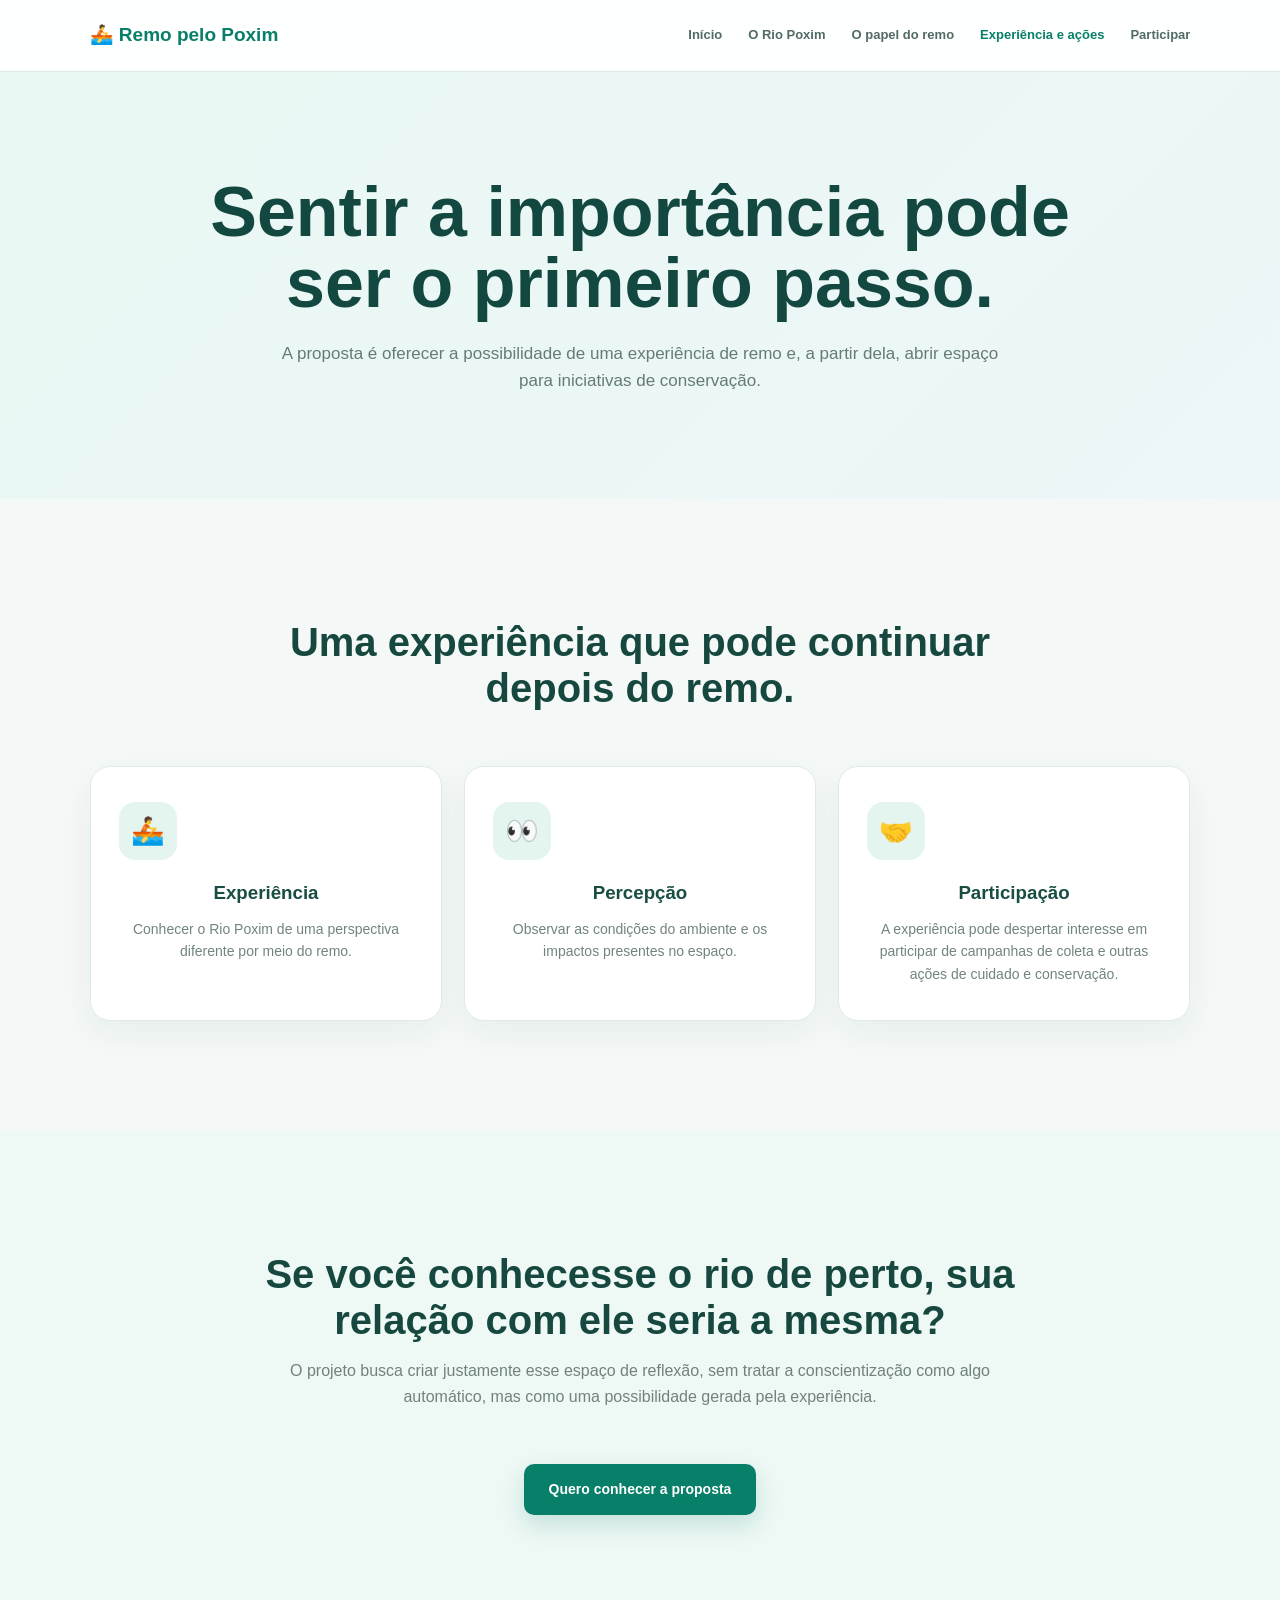
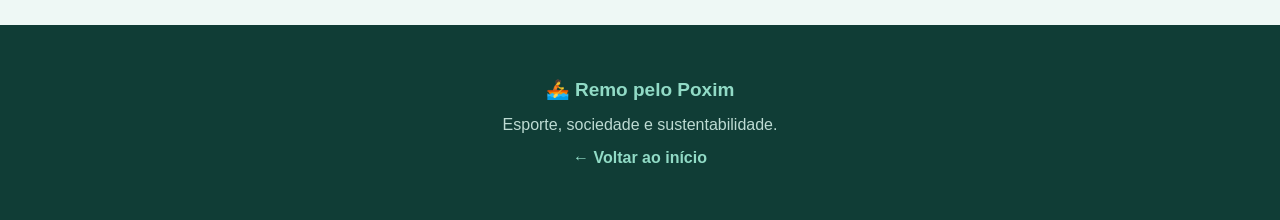
<file: acoes.html>
<!DOCTYPE html>
<html lang="pt-BR">
<head>
<meta charset="UTF-8"><meta name="viewport" content="width=device-width, initial-scale=1.0">
<title>Experiência e ações | Remo pelo Poxim</title><link rel="stylesheet" href="style.css">
</head>
<body>
<header class="menu"><a class="logo" href="index.html">🚣 Remo pelo Poxim</a><nav>
<a href="index.html">Início</a><a href="problema.html">O Rio Poxim</a><a href="remo.html">O papel do remo</a><a href="acoes.html" class="ativo">Experiência e ações</a><a href="participar.html">Participar</a>
</nav></header>
<main>
<section class="pagina-hero">
<h1>Sentir a importância pode ser o primeiro passo.</h1><p>A proposta é oferecer a possibilidade de uma experiência de remo e, a partir dela, abrir espaço para iniciativas de conservação.</p></section>
<section class="secao">
<div class="titulo-secao">
<h2>Uma experiência que pode continuar depois do remo.</h2></div>
<div class="cards">
<div class="card"><span class="icone">🚣</span><h3>Experiência</h3><p>Conhecer o Rio Poxim de uma perspectiva diferente por meio do remo.</p></div>
<div class="card"><span class="icone">👀</span><h3>Percepção</h3><p>Observar as condições do ambiente e os impactos presentes no espaço.</p></div>
<div class="card"><span class="icone">🤝</span><h3>Participação</h3><p>A experiência pode despertar interesse em participar de campanhas de coleta e outras ações de cuidado e conservação.</p></div>
</div>
</section>
<section class="secao secao-clara">
<div class="titulo-secao">
<h2>Se você conhecesse o rio de perto, sua relação com ele seria a mesma?</h2><p>O projeto busca criar justamente esse espaço de reflexão, sem tratar a conscientização como algo automático, mas como uma possibilidade gerada pela experiência.</p></div>
<a href="participar.html" class="botao-principal">Quero conhecer a proposta</a>
</section>
</main>
<footer><div class="logo">🚣 Remo pelo Poxim</div><p>Esporte, sociedade e sustentabilidade.</p><a href="index.html" class="link-respostas">← Voltar ao início</a></footer>
</body></html>
</file>
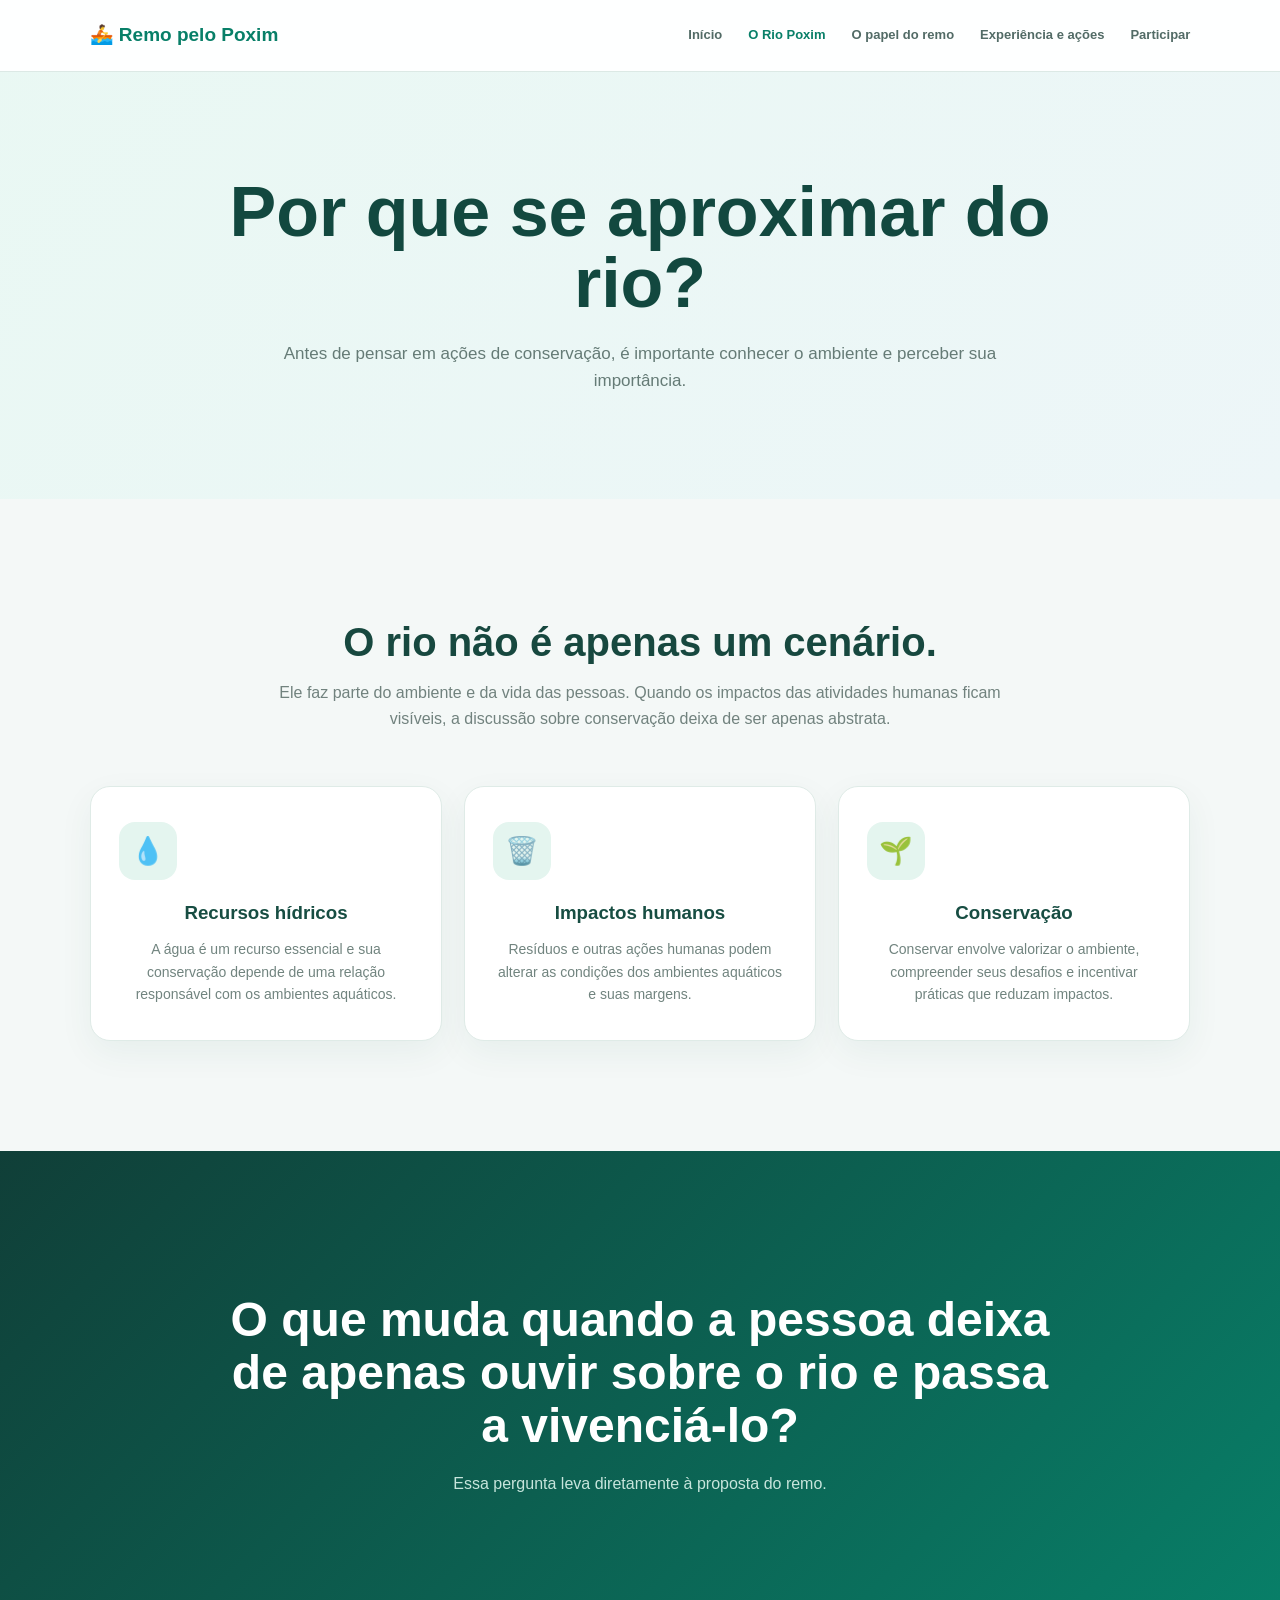
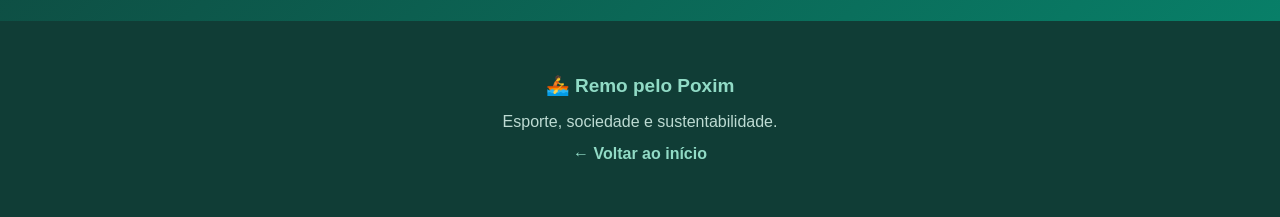
<file: problema.html>
<!DOCTYPE html>
<html lang="pt-BR">
<head>
<meta charset="UTF-8"><meta name="viewport" content="width=device-width, initial-scale=1.0">
<title>O Rio Poxim | Remo pelo Poxim</title><link rel="stylesheet" href="style.css">
</head>
<body>
<header class="menu"><a class="logo" href="index.html">🚣 Remo pelo Poxim</a><nav>
<a href="index.html">Início</a><a href="problema.html" class="ativo">O Rio Poxim</a><a href="remo.html">O papel do remo</a><a href="acoes.html">Experiência e ações</a><a href="participar.html">Participar</a>
</nav></header>
<main>
<section class="pagina-hero">
<h1>Por que se aproximar do rio?</h1><p>Antes de pensar em ações de conservação, é importante conhecer o ambiente e perceber sua importância.</p></section>
<section class="secao">
<div class="titulo-secao">
<h2>O rio não é apenas um cenário.</h2><p>Ele faz parte do ambiente e da vida das pessoas. Quando os impactos das atividades humanas ficam visíveis, a discussão sobre conservação deixa de ser apenas abstrata.</p></div>
<div class="cards">
<div class="card"><span class="icone">💧</span><h3>Recursos hídricos</h3><p>A água é um recurso essencial e sua conservação depende de uma relação responsável com os ambientes aquáticos.</p></div>
<div class="card"><span class="icone">🗑️</span><h3>Impactos humanos</h3><p>Resíduos e outras ações humanas podem alterar as condições dos ambientes aquáticos e suas margens.</p></div>
<div class="card"><span class="icone">🌱</span><h3>Conservação</h3><p>Conservar envolve valorizar o ambiente, compreender seus desafios e incentivar práticas que reduzam impactos.</p></div>
</div>
</section>
<section class="destaque"><div>
<h2>O que muda quando a pessoa deixa de apenas ouvir sobre o rio e passa a vivenciá-lo?</h2><p>Essa pergunta leva diretamente à proposta do remo.</p></div></section>
</main>
<footer><div class="logo">🚣 Remo pelo Poxim</div><p>Esporte, sociedade e sustentabilidade.</p><a href="index.html" class="link-respostas">← Voltar ao início</a></footer>
</body></html>
</file>
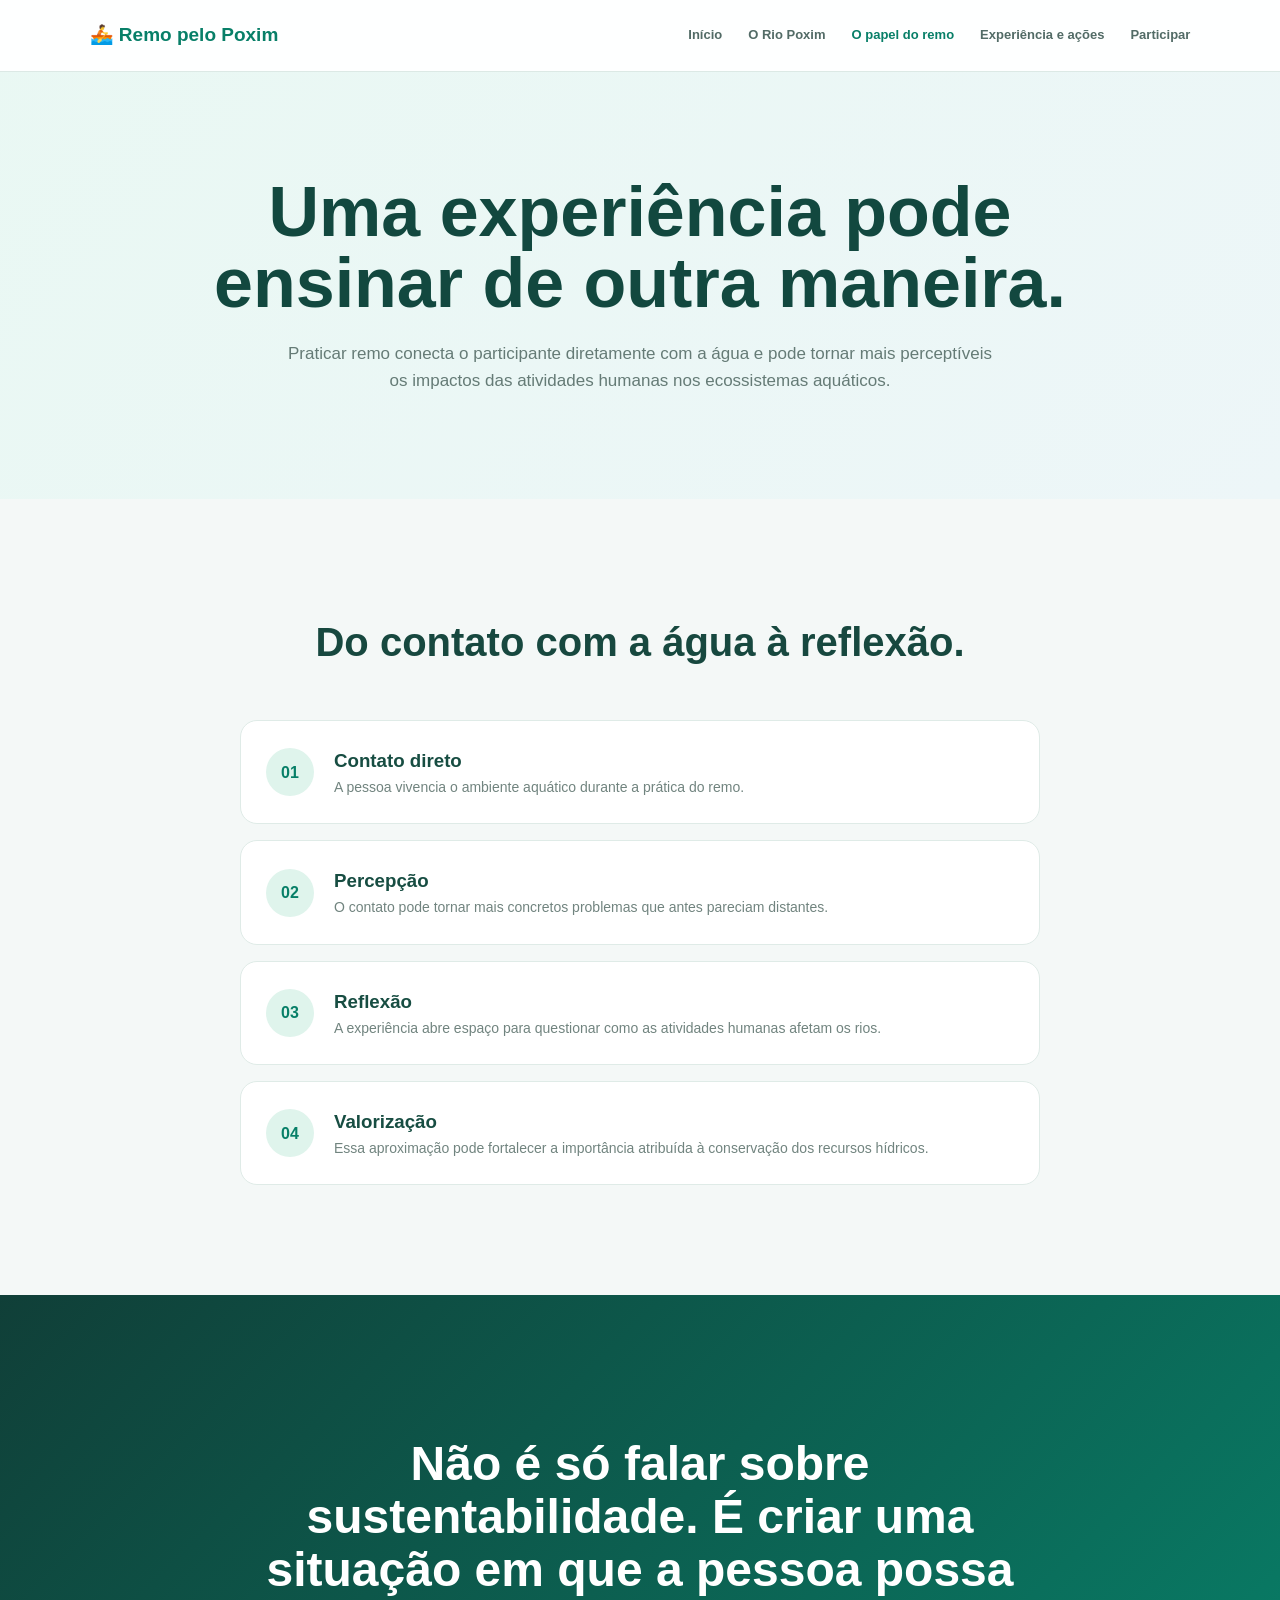
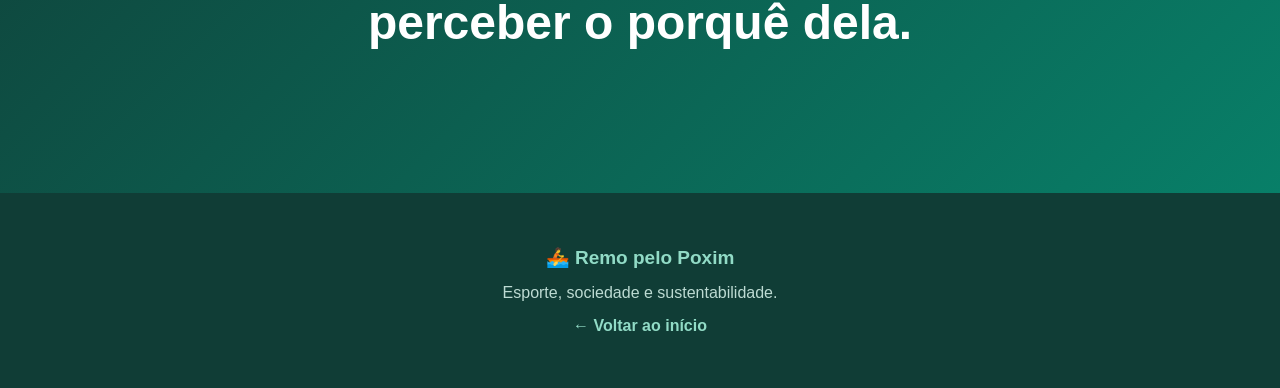
<file: remo.html>
<!DOCTYPE html>
<html lang="pt-BR">
<head>
<meta charset="UTF-8"><meta name="viewport" content="width=device-width, initial-scale=1.0">
<title>O papel do remo | Remo pelo Poxim</title><link rel="stylesheet" href="style.css">
</head>
<body>
<header class="menu"><a class="logo" href="index.html">🚣 Remo pelo Poxim</a><nav>
<a href="index.html">Início</a><a href="problema.html">O Rio Poxim</a><a href="remo.html" class="ativo">O papel do remo</a><a href="acoes.html">Experiência e ações</a><a href="participar.html">Participar</a>
</nav></header>
<main>
<section class="pagina-hero">
<h1>Uma experiência pode ensinar de outra maneira.</h1><p>Praticar remo conecta o participante diretamente com a água e pode tornar mais perceptíveis os impactos das atividades humanas nos ecossistemas aquáticos.</p></section>
<section class="secao">
<div class="titulo-secao">
<h2>Do contato com a água à reflexão.</h2></div>
<div class="passos">
<div class="passo"><b>01</b><div><h3>Contato direto</h3><p>A pessoa vivencia o ambiente aquático durante a prática do remo.</p></div></div>
<div class="passo"><b>02</b><div><h3>Percepção</h3><p>O contato pode tornar mais concretos problemas que antes pareciam distantes.</p></div></div>
<div class="passo"><b>03</b><div><h3>Reflexão</h3><p>A experiência abre espaço para questionar como as atividades humanas afetam os rios.</p></div></div>
<div class="passo"><b>04</b><div><h3>Valorização</h3><p>Essa aproximação pode fortalecer a importância atribuída à conservação dos recursos hídricos.</p></div></div>
</div>
</section>
<section class="destaque"><div>
<h2>Não é só falar sobre sustentabilidade. É criar uma situação em que a pessoa possa perceber o porquê dela.</h2></div></section>
</main>
<footer><div class="logo">🚣 Remo pelo Poxim</div><p>Esporte, sociedade e sustentabilidade.</p><a href="index.html" class="link-respostas">← Voltar ao início</a></footer>
</body></html>
</file>
<file: style.css>
*{margin:0;padding:0;box-sizing:border-box}html{scroll-behavior:smooth}body{font-family:Arial,Helvetica,sans-serif;background:#f4f8f7;color:#163d38;line-height:1.6}.menu{position:fixed;top:0;left:0;width:100%;height:72px;display:flex;align-items:center;justify-content:space-between;padding:0 7%;background:rgba(255,255,255,.94);backdrop-filter:blur(14px);border-bottom:1px solid #dce9e5;z-index:1000}.logo{color:#087f68;font-size:19px;font-weight:800;text-decoration:none}.menu nav{display:flex;gap:26px}.menu nav a{color:#526b66;text-decoration:none;font-size:13px;font-weight:700;transition:.25s}.menu nav a:hover,.menu nav a.ativo{color:#087f68}.hero{min-height:820px;display:flex;align-items:center;justify-content:center;text-align:center;padding:140px 20px 100px;background:radial-gradient(circle at 15% 20%,rgba(71,184,154,.2),transparent 28%),radial-gradient(circle at 85% 75%,rgba(67,157,194,.18),transparent 28%),linear-gradient(135deg,#e9f8f3,#e9f4f7);position:relative;overflow:hidden}.hero:after{content:"";position:absolute;width:520px;height:520px;border:70px solid rgba(255,255,255,.28);border-radius:50%;right:-230px;top:-170px}.hero-conteudo{max-width:900px;position:relative;z-index:2}.tag,.pagina-hero>span,.titulo-secao>span,.destaque span{display:inline-block;color:#087f68;font-size:11px;font-weight:900;letter-spacing:2px}.hero h1{font-size:clamp(48px,7vw,82px);line-height:.98;letter-spacing:-3px;margin:18px 0 25px;color:#12483f}.hero p{max-width:720px;margin:0 auto 18px;color:#607a74;font-size:17px}.hero .pergunta{font-size:21px;font-weight:700;color:#204d45}.hero-botoes{display:flex;justify-content:center;gap:12px;flex-wrap:wrap;margin-top:30px}.botao-principal,.botao-secundario{display:inline-block;padding:14px 25px;border-radius:10px;font-size:14px;font-weight:800;text-decoration:none;cursor:pointer;transition:.25s}.botao-principal{border:none;background:#087f68;color:#fff;box-shadow:0 10px 25px rgba(8,127,104,.18)}.botao-principal:hover{background:#066b58;transform:translateY(-3px)}.botao-secundario{background:rgba(255,255,255,.75);color:#087f68;border:1px solid #cfe4dd}.botao-secundario:hover{transform:translateY(-3px);background:#fff}.secao{padding:110px 7%;text-align:center}.titulo-secao{max-width:780px;margin:0 auto 55px}.titulo-secao h2{margin:10px 0 15px;font-size:40px;line-height:1.15;color:#17483f}.titulo-secao p{color:#71827e}.fluxo{max-width:1100px;margin:auto;display:flex;align-items:center;justify-content:center;gap:14px}.fluxo-card{width:210px;min-height:175px;padding:28px 20px;background:#fff;border:1px solid #dfebe7;border-radius:18px;box-shadow:0 12px 35px rgba(20,80,70,.06)}.fluxo-card b{color:#0a9275}.fluxo-card h3{margin:8px 0;color:#174d42}.fluxo-card p{font-size:13px;color:#71847f}.seta{font-size:25px;color:#7eb9aa}.destaque{padding:125px 20px;text-align:center;background:linear-gradient(135deg,#103f38,#087f68);color:#fff}.destaque div{max-width:850px;margin:auto}.destaque span{color:#a8e5d3}.destaque h2{margin:18px 0;font-size:clamp(30px,5vw,48px);line-height:1.1}.destaque p{color:#c7e5dc}.cards{max-width:1100px;margin:auto;display:grid;grid-template-columns:repeat(3,1fr);gap:22px}.card{padding:35px 28px;background:#fff;border:1px solid #dfebe7;border-radius:20px;box-shadow:0 12px 35px rgba(20,80,70,.06);transition:.3s}.card:hover{transform:translateY(-7px);box-shadow:0 20px 45px rgba(20,80,70,.11)}.link-card{text-decoration:none;color:inherit;text-align:left}.icone{width:58px;height:58px;display:flex;align-items:center;justify-content:center;margin:0 0 18px;border-radius:16px;background:#e4f5ef;font-size:27px}.card h3{color:#174d42;margin-bottom:10px}.card p{color:#71847f;font-size:14px}.ler{display:block;margin-top:18px;color:#087f68;font-weight:800;font-size:13px}.acoes{background:#eef8f5}.contador{max-width:520px;margin:auto;padding:48px 30px;background:#fff;border:1px solid #dfebe7;border-radius:22px;box-shadow:0 15px 40px rgba(20,80,70,.08)}.icone-contador{font-size:40px}.contador h3{color:#42665e}.contador strong{display:block;margin:8px 0;color:#087f68;font-size:64px;line-height:1}.contador p{color:#7a8d87;margin-bottom:20px}.pagina-hero{padding:165px 20px 105px;text-align:center;background:linear-gradient(135deg,#e9f8f3,#edf6f8)}.pagina-hero h1{max-width:900px;margin:12px auto 20px;font-size:clamp(42px,6vw,70px);line-height:1.02;color:#12483f}.pagina-hero p{max-width:720px;margin:auto;color:#657b76;font-size:17px}.passos{max-width:800px;margin:auto;display:flex;flex-direction:column;gap:16px}.passo{display:flex;gap:20px;text-align:left;align-items:center;padding:25px;background:#fff;border:1px solid #dfebe7;border-radius:17px}.passo>b{min-width:48px;height:48px;display:flex;align-items:center;justify-content:center;border-radius:50%;background:#dff4ec;color:#087f68}.passo h3{color:#174d42}.passo p{color:#71847f;font-size:14px}.secao-clara{background:#eef8f5}.contato{background:linear-gradient(135deg,#eaf6f2,#edf6f8)}form{max-width:650px;margin:auto;padding:38px;display:flex;flex-direction:column;gap:15px;background:#fff;border:1px solid #dceae6;border-radius:22px;box-shadow:0 20px 50px rgba(20,80,70,.1)}input,select,textarea{width:100%;padding:15px 17px;border:1px solid #d4e3df;border-radius:11px;outline:none;background:#fbfdfc;color:#294b45;font-family:inherit;font-size:15px}input:focus,select:focus,textarea:focus{border-color:#087f68;box-shadow:0 0 0 3px rgba(8,127,104,.08)}textarea{min-height:130px;resize:vertical}form .botao-principal{width:100%;margin-top:4px}#resultado{margin-top:20px;color:#087f68;font-weight:800}.link-respostas{color:#91dbc6;text-decoration:none;font-weight:700}footer{padding:50px 20px;text-align:center;background:#103d36;color:#fff}footer .logo{color:#91dbc6}footer p{color:#bddbd3;margin:7px 0}footer small{color:#789c94}#topo{display:none;position:fixed;right:24px;bottom:24px;width:48px;height:48px;border:0;border-radius:50%;background:#087f68;color:#fff;font-size:21px;cursor:pointer;z-index:900}#modal{display:none;position:fixed;inset:0;align-items:center;justify-content:center;background:rgba(8,45,40,.65);z-index:2000}.modal-conteudo{position:relative;width:min(500px,90%);padding:40px;background:#fff;border-radius:20px;text-align:center}.modal-conteudo #fecharModal{position:absolute;right:15px;top:8px;border:0;background:none;font-size:28px;cursor:pointer}.modal-conteudo h2{margin-bottom:10px}.modal-conteudo p{color:#71847f}@media(max-width:900px){.menu{padding:0 20px}.menu nav{gap:13px}.menu nav a{font-size:11px}.cards{grid-template-columns:1fr}.fluxo{flex-direction:column}.seta{transform:rotate(90deg)}.secao{padding:85px 20px}}@media(max-width:550px){.menu{height:auto;min-height:65px;flex-direction:column;padding:12px 10px;gap:8px}.menu nav{flex-wrap:wrap;justify-content:center;gap:8px}.hero{min-height:700px;padding-top:150px}.hero h1{font-size:48px}.hero .pergunta{font-size:18px}.pagina-hero{padding-top:145px}.titulo-secao h2{font-size:31px}form{padding:25px 20px}}
</file>
